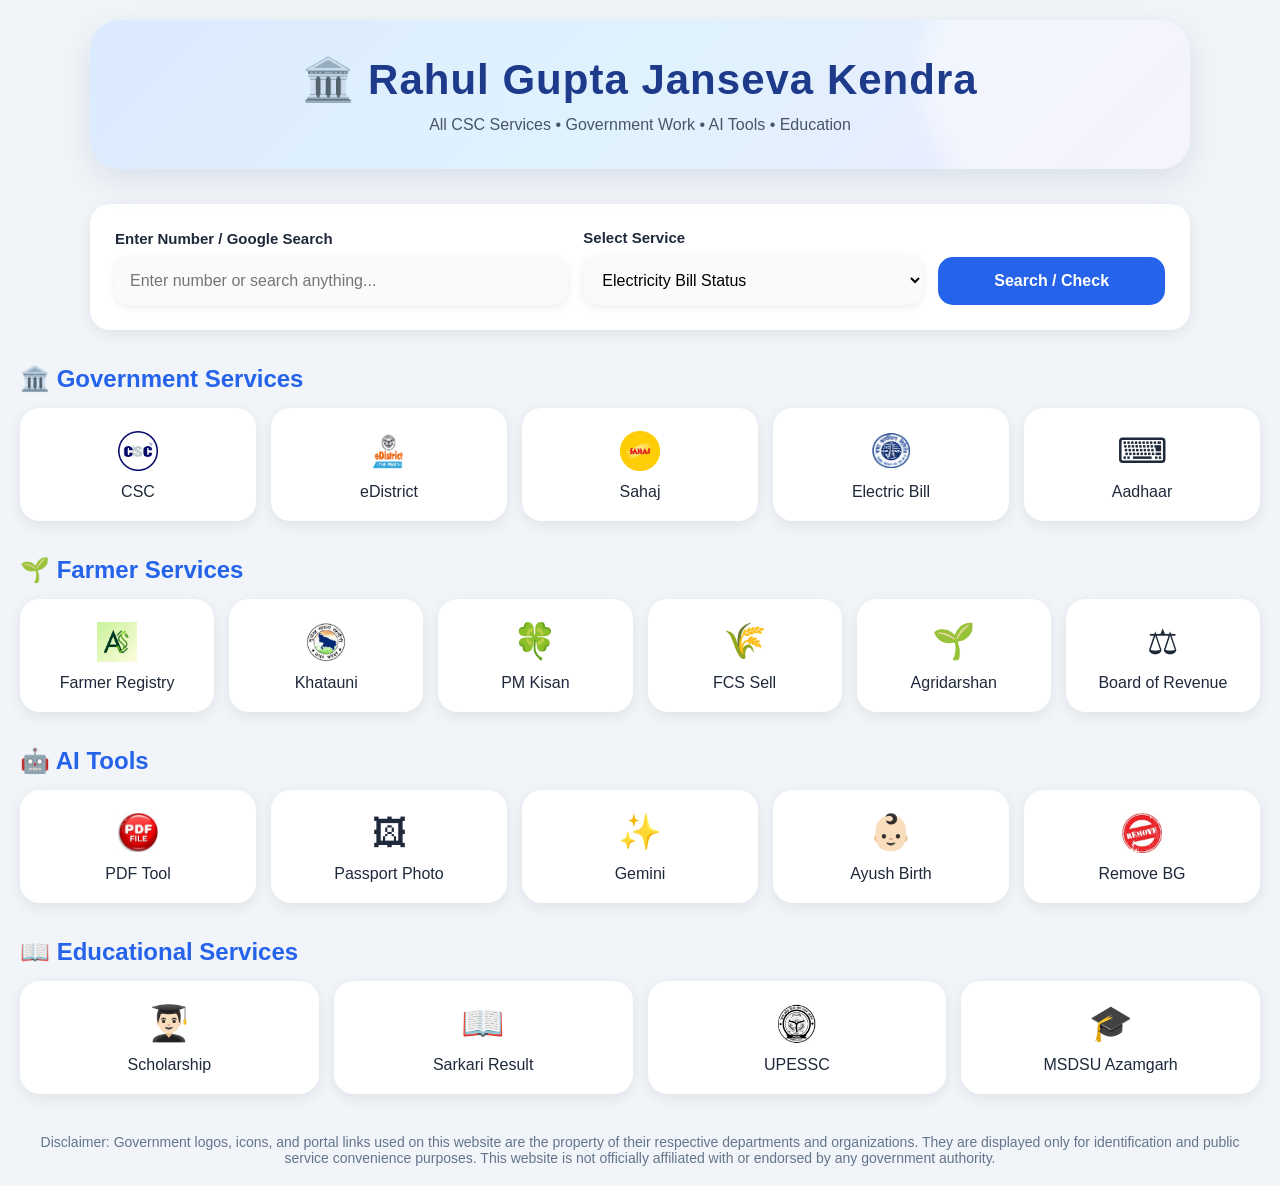
<file: index.html>
<!-- index.html -->
<!DOCTYPE html>
<html lang="hi">

<head>

<meta charset="UTF-8">
<meta name="viewport" content="width=device-width, initial-scale=1.0">

<title>Rahul Gupta Janseva Kendra</title>

<link rel="stylesheet" href="style.css">

</head>

<body>

<!-- STYLISH HEADER -->

<div class="mainHeader">

<div class="headerGlow"></div>

<h1>
🏛️ Rahul Gupta Janseva Kendra
</h1>

<p>
All CSC Services • Government Work • AI Tools • Education
</p>

</div>

<!-- STATUS CHECK -->

<div class="statusContainer">

<div class="formRow">

<div class="inputGroup">

<label for="number">
Enter Number / Google Search
</label>

<input
type="text"
id="number"
class="statusInput"
placeholder="Enter number or search anything..."
autocomplete="off"
>

</div>

<div class="selectGroup">

<label for="service">
Select Service
</label>

<select
id="service"
class="statusSelect"
>

<option value="electric">
Electricity Bill Status
</option>

<option value="edistrict">
Income / Caste / Domicile Status
</option>

<option value="varasat">
Varasat Case Status
</option>

<option value="google">
Google Search
</option>

</select>

</div>

<div class="buttonGroup">

<button
class="statusBtn"
onclick="checkStatus()"
>
Search / Check
</button>

</div>

</div>

</div>

<!-- GOVERNMENT SERVICES -->

<div class="category">

<h2>
🏛️ Government Services
</h2>

<div class="grid">

<button
class="card"
onclick="opencscModal()"
type="button"
>

<div class="icon">
<img src="images/csc.webp" alt="CSC Logo">
</div>

CSC

</button>

<a
class="card"
href="https://edistrict.up.gov.in/"
target="_blank"
rel="noopener noreferrer"
>

<div class="icon">
<img src="images/edistrict.webp" alt="Edistrict Logo">
</div>

eDistrict

</a>

<a
class="card"
href="https://retail.sahaj.co.in/web/retail/home"
target="_blank"
rel="noopener noreferrer"
>

<div class="icon">
<img src="images/sahaj.webp" alt="Sahaj Logo">
</div>

Sahaj

</a>

<a
class="card"
href="https://ewallet.uppcl.org/SSO?agencyCode=U2FsdGVkX1%2BcN8yyijeSdhX%2FJYMe%2FPH5Iyt6%2Blm7MD5B8HkZc5%2BLYnlnuBdvi8PuYDYTILg40eBSlQB7aAUXkWe0dXMGhMRHPXdYwsLOWOkIjzhZ0DRncI6oB3RsBUo7&agencyName=CSC&agentMobile=9889614246"
target="_blank"
rel="noopener noreferrer"
>

<div class="icon">
<img src="images/electric.webp" alt="Electric Logo">
</div>

Electric Bill

</a>

<button
class="card"
onclick="openAadhaarModal()"
type="button"
>

<div class="icon">
⌨
</div>

Aadhaar

</button>


</div>

</div>

<!-- FARMER SERVICES -->

<div class="category">

<h2>
🌱 Farmer Services
</h2>

<div class="grid">
<a
class="card"
href="https://upfr.agristack.gov.in/farmer-registry-up/#/"
target="_blank"
rel="noopener noreferrer"
>

<div class="icon">
<img src="images/agristac.webp" alt="Agristack Logo">
</div>

Farmer Registry

</a>

<a
class="card"
href="https://upbhulekh.gov.in/"
target="_blank"
rel="noopener noreferrer"
>

<div class="icon">
<img src="images/bhulekh.webp" alt="Bhulekh Logo">
</div>

Khatauni

</a>

<a
class="card"
href="https://pmkisan.gov.in/"
target="_blank"
rel="noopener noreferrer"
>

<div class="icon">
🍀
</div>

PM Kisan

</a>

<a
class="card"
href="https://eproc.up.gov.in/paddy2324/Uparjan/FarmerRegLogin.aspx"
target="_blank"
rel="noopener noreferrer"
>

<div class="icon">
🌾
</div>

FCS Sell

</a>

<a
class="card"
href="https://agridarshan.up.gov.in/"
target="_blank"
rel="noopener noreferrer"
>

<div class="icon">
🌱
</div>

Agridarshan

</a>

<a
class="card"
href="https://bor.up.nic.in/"
target="_blank"
rel="noopener noreferrer"
>

<div class="icon">
⚖
</div>

Board of Revenue

</a>

</div>

</div>

<!-- AI TOOLS -->

<div class="category">

<h2>
🤖 AI Tools
</h2>

<div class="grid">

<a
class="card"
href="https://online2pdf.com/"
target="_blank"
rel="noopener noreferrer"
>

<div class="icon">
<img src="images/pdf.webp" alt="PDF Logo">
</div>

PDF Tool

</a>
<a
class="card"
href="https://akprinthub.com/en/service/passport-photo"
target="_blank"
rel="noopener noreferrer"
>
<div class="icon">
🖼
</div>
Passport Photo
</a>
<a
class="card"
href="https://gemini.google.com/"
target="_blank"
rel="noopener noreferrer"
>
<div class="icon">
✨
</div>
Gemini
</a>

<a
class="card"
href="https://rahulthekma.github.io/thekma//BirthCertificateAyush/birth.html"
target="_blank"
rel="noopener noreferrer"
>

<div class="icon">
👶🏻
</div>

Ayush Birth

</a>

<a
class="card"
href="https://remove.bg/"
target="_blank"
rel="noopener noreferrer"
>

<div class="icon">
<img src="images/removebg.webp" alt="Remove BG Logo">
</div>

Remove BG

</a>

</div>

</div>

<!-- EDUCATIONAL SERVICES -->

<div class="category">

<h2>
📖 Educational Services
</h2>

<div class="grid">
<a
class="card"
href="https://rahulthekma.github.io/thekma/scholarship2026/scholarship.html"
target="_blank"
rel="noopener noreferrer"
>

<div class="icon">
👨🏻‍🎓
</div>

Scholarship

</a>
<a
class="card"
href="https://www.sarkariresult.com/"
target="_blank"
rel="noopener noreferrer"
>

<div class="icon">
📖
</div>

Sarkari Result

</a>
<a
class="card"
href="https://www.upessc.up.gov.in/"
target="_blank"
rel="noopener noreferrer"
>

<div class="icon">
<img src="images/upessc.webp" alt="UPESSC Logo">
</div>

UPESSC

</a>

<button
class="card"
onclick="openUniversityModal()"
type="button"
>

<div class="icon">
🎓
</div>

MSDSU Azamgarh

</button>

</div>

</div>

<div class="footer">
Disclaimer: Government logos, icons, and portal links used on this website are the property of their respective departments and organizations. They are displayed only for identification and public service convenience purposes. This website is not officially affiliated with or endorsed by any government authority.
</div>

<!-- UNIVERSITY MODAL -->

<div
id="universityModal"
class="modal"
>

<div class="modalContent">

<div class="modalHeader">

<h2>
🎓 Maharaja Suhel Dev University Azamgarh
</h2>

<span
class="closeBtn"
onclick="closeUniversityModal()"
>
×
</span>

</div>

<div class="modalGrid">

<a
class="modalCard"
href="https://msdsu.ac.in/"
target="_blank"
rel="noopener noreferrer"
>

<div class="icon">
🏠
</div>

Home

</a>

<a
class="modalCard"
href="https://msdsuonline.in/"
target="_blank"
rel="noopener noreferrer"
>

<div class="icon">
📝
</div>

Exam Form

</a>

<a
class="modalCard"
href="https://msduexam.co.in/"
target="_blank"
rel="noopener noreferrer"
>

<div class="icon">
📄
</div>

Results

</a>

<a
class="modalCard"
href="https://msdsu.samarth.edu.in/index.php/site/login"
target="_blank"
rel="noopener noreferrer"
>

<div class="icon">
🎫
</div>

Samarth Login

</a>

</div>

</div>

</div>

<!-- CSC MODAL -->
<div
id="cscModal"
class="modal"
>

<div class="modalContent">

<div class="modalHeader">

<h2>
💻 Common Service Centre
</h2>

<span
class="closeBtn"
onclick="closecscModal()"
>
×
</span>

</div>

<div class="modalGrid">

<a
class="modalCard"
href="https://digitalseva.csc.gov.in/"
target="_blank"
rel="noopener noreferrer"
>

<div class="icon">
<img src="images/digitalseva.webp" alt="Digital Seva Logo">
</div>

Digital Seva

</a>

<a
class="modalCard"
href="https://digipayweb.csccloud.in/"
target="_blank"
rel="noopener noreferrer"
>

<div class="icon">
<img src="images/digipay.webp" alt="Digipay Logo">
</div>

Digipay

</a>

<a
class="modalCard"
href="https://agent2.paycsc.in/"
target="_blank"
rel="noopener noreferrer"
>

<div class="icon">
<img src="images/digipay.webp" alt="Digipay Logo">
</div>

Digipay Lite

</a>

<a
class="modalCard"
href="https://egovcsc.csccloud.in/nsdl/"
target="_blank"
rel="noopener noreferrer"
>

<div class="icon">
<img src="images/pan.webp" alt="PAN Logo">
</div>

Protean PAN

</a>

</div>

</div>

</div>

	<!-- AADHAAR MODAL -->

<div
id="aadhaarModal"
class="modal"
>

<div class="modalContent">

<div class="modalHeader">

<h2>
⌨ Aadhaar Services
</h2>

<span
class="closeBtn"
onclick="closeAadhaarModal()"
>
×
</span>

</div>

<div class="modalGrid">

<a
class="modalCard"
href="https://myaadhaar.uidai.gov.in/"
target="_blank"
rel="noopener noreferrer"
>

<div class="icon">
🏠
</div>

Aadhaar Login

</a>

<a
class="modalCard"
href="https://myaadhaar.uidai.gov.in/check-aadhaar-validity/en"
target="_blank"
rel="noopener noreferrer"
>

<div class="icon">
📲
</div>

Linked Mobile

</a>

<a
class="modalCard"
href="https://myaadhaar.uidai.gov.in/CheckAadhaarStatus/en"
target="_blank"
rel="noopener noreferrer"
>

<div class="icon">
🔍
</div>

Check Status

</a>

<a
class="modalCard"
href="https://myaadhaar.uidai.gov.in/genricDownloadAadhaar/en"
target="_blank"
rel="noopener noreferrer"
>

<div class="icon">
⮟
</div>

Download Aadhaar

</a>

</div>

</div>

</div>

<script src="script.js"></script>

</body>

</html>
</file>
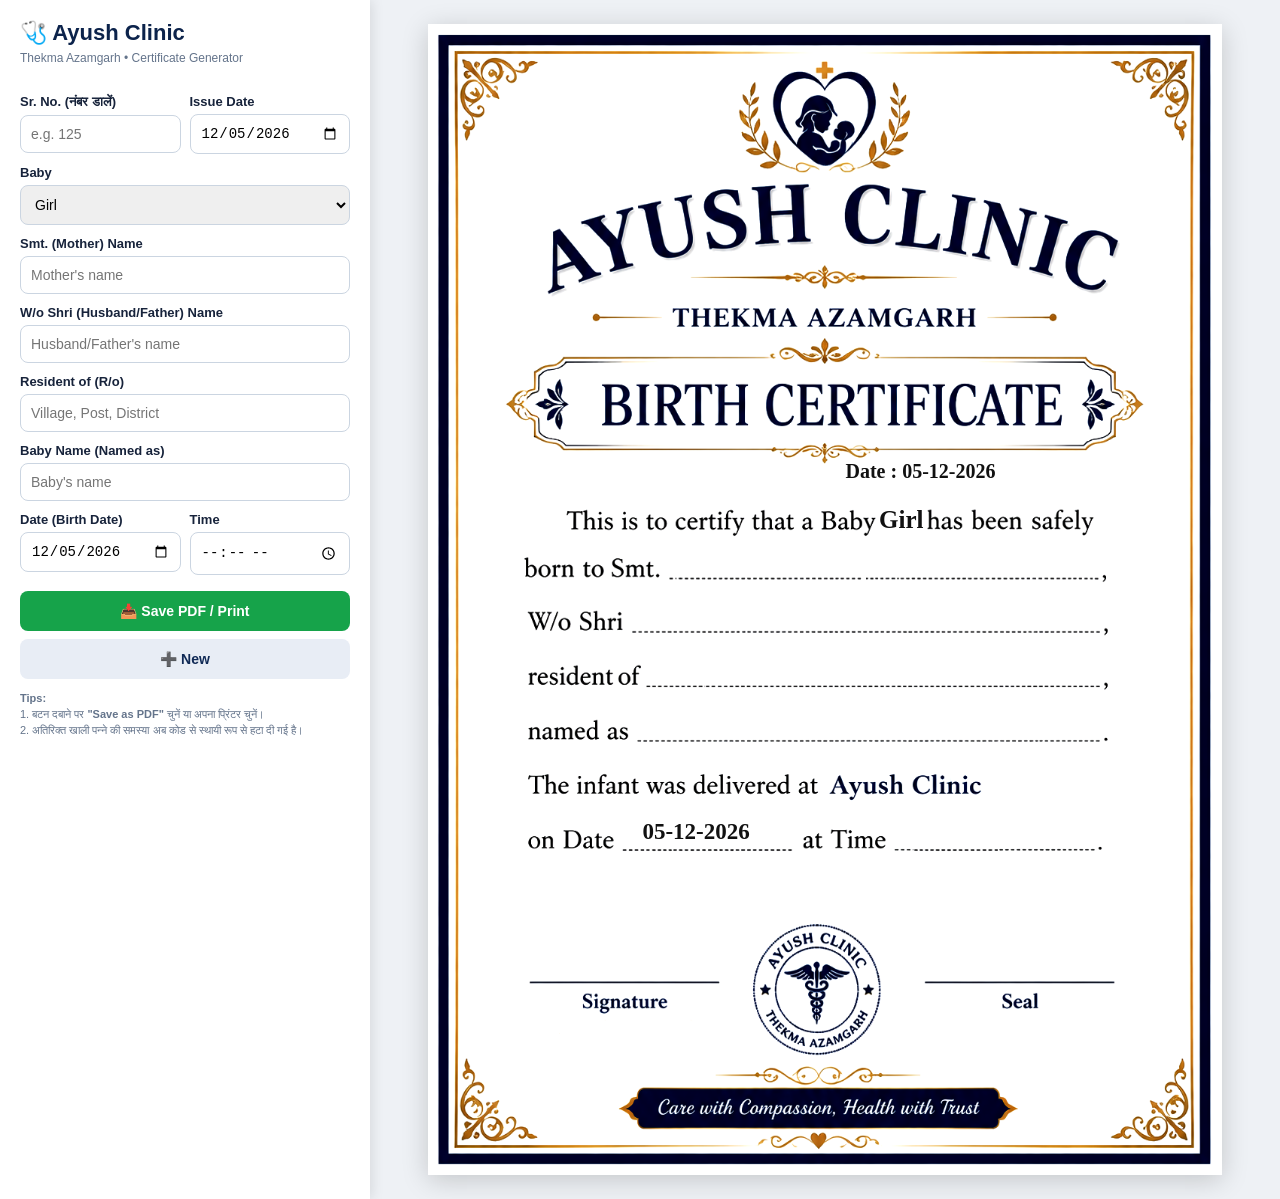
<file: BirthCertificateAyush/birth.html>
<!DOCTYPE html>
<html lang="en">
<head>
    <meta charset="UTF-8">
    <meta name="viewport" content="width=device-width,initial-scale=1.0">
    <title>Ayush Clinic - Certificate Generator</title>
    <style>
        *{box-sizing:border-box}
        body{margin:0;background:#eef1f5;font-family:Arial,sans-serif;color:#17233b}
        .app{min-height:100vh;display:grid;grid-template-columns:370px 1fr}
        .panel{background:#fff;padding:20px;box-shadow:2px 0 12px rgba(0,0,0,.10);overflow:auto}
        h1{margin:0;color:#0c234b;font-size:22px}
        .sub{font-size:12px;color:#64748b;margin:5px 0 18px}
        label{display:block;font-size:13px;font-weight:700;margin:11px 0 5px}
        input,select{width:100%;padding:10px;border:1px solid #cbd5e1;border-radius:8px;font-size:14px}
        .row{display:grid;grid-template-columns:1fr 1fr;gap:9px}
        
        /* 🎛️ बटन लेआउट */
        .buttons{display:grid;grid-template-columns:1fr;gap:8px;margin-top:16px}
        button{border:0;border-radius:8px;padding:12px;font-weight:700;cursor:pointer;font-size:14px}
        .success{background:#16a34a;color:#fff} 
        .secondary{background:#e8edf5;color:#102a56}
        
        .hint{font-size:11px;color:#64748b;line-height:1.45;margin-top:12px}
        .stage{padding:24px;display:flex;justify-content:center;align-items:flex-start;overflow:auto}
        .sheet{position:relative;width:min(794px,94vw);aspect-ratio:1024/1484;background:#fff;box-shadow:0 5px 25px rgba(0,0,0,.18);overflow:hidden}
        .bg{position:absolute;inset:0;width:100%;height:100%;object-fit:fill}
        .text{position:absolute;color:#111;font-family:"Times New Roman",serif;font-size:clamp(15px,1.8vw,20px);line-height:1;white-space:nowrap}
        
        /* 📍 सर्टिफिकेट पर शब्दों की जगह (Positions) */
        .srno-container{left:08.5%;top:38.0%;display:flex;gap:350px;font-weight:550;font-size: 20px;} 
        .gender{left:56.8%;top:42.0%;font-weight:550;font-size: 25px;}
        .mother{left:29.9%;top:46.0%;font-weight:550;font-size: 23px;}
        .father{left:25.5%;top:50.8%;font-weight:550;font-size: 23px}
        .address{left:27.0%;top:55.5%;font-size: 17px}
        .baby{left:28.0%;top:60.0%;font-weight:550;font-size: 23px}
        .date{left:27.0%;top:69.2%;font-weight:550;font-size: 23px}
        .time{left:65.0%;top:69.2%;font-weight:550;font-size: 23px}
        
        @media(max-width:850px){
            .app{grid-template-columns:1fr}
            .panel{box-shadow:none}
            .stage{padding:10px}
        }
        
        /* 🖨️ प्रिंट सेटिंग्स */
        @media print{
            html, body {
                height: 100% !important;
                margin: 0 !important;
                padding: 0 !important;
                overflow: hidden !important;
            }
            .panel{display:none !important}
            .app{display:block !important}
            .stage{padding:0 !important; margin:0 !important; overflow: hidden !important;}
            .sheet{
                width:210mm;
                height:304.6mm;
                box-shadow:none;
                margin: 0 auto !important;
                page-break-after: avoid !important;
                page-break-before: avoid !important;
                transform: scale(0.95); /* 95% स्केल */
                transform-origin: top center;
            }
            @page{size:A4 portrait; margin:0 !important;}
        }
    </style>
</head>
<body>
    <div class="app">
        <section class="panel">
            <h1>🩺 Ayush Clinic</h1>
            <div class="sub">Thekma Azamgarh • Certificate Generator</div>
            
            <div class="row">
                <div>
                    <label>Sr. No. (नंबर डालें)</label>
                    <input id="srno" placeholder="e.g. 125">
                </div>
                <div>
                    <label>Issue Date</label>
                    <input id="issueDate" type="date">
                </div>
            </div>

            <label>Baby</label>
            <select id="gender">
                <option value="Girl">Girl</option>
                <option value="Boy">Boy</option>
            </select>
            
            <label>Smt. (Mother) Name</label>
            <input id="mother" placeholder="Mother's name">
            
            <label>W/o Shri (Husband/Father) Name</label>
            <input id="father" placeholder="Husband/Father's name">
            
            <label>Resident of (R/o)</label>
            <input id="address" placeholder="Village, Post, District">
            
            <label>Baby Name (Named as)</label>
            <input id="baby" placeholder="Baby's name">
            
            <div class="row">
                <div>
                    <label>Date (Birth Date)</label>
                    <input id="date" type="date">
                </div>
                <div>
                    <label>Time</label>
                    <input id="time" type="time">
                </div>
            </div>
            
            <div class="buttons">
                <button class="success" onclick="printCertificate()">📥 Save PDF / Print</button>
                <button class="secondary" onclick="newForm()">➕ New</button>
            </div>
            
            <div class="hint">
                <strong>Tips:</strong> <br>
                1. बटन दबाने पर <strong>"Save as PDF"</strong> चुनें या अपना प्रिंटर चुनें।<br>
                2. अतिरिक्त खाली पन्ने की समस्या अब कोड से स्थायी रूप से हटा दी गई है।
            </div>
        </section>
        
        <main class="stage">
            <div class="sheet" id="certificate-sheet">
                <img class="bg" src="Img2.png" alt="Certificate template">
                
                <div class="text srno-container">
                    <span id="oSrno"></span>
                    <span id="oIssueDate"></span>
                </div>

                <div class="text gender" id="oGender">Girl</div>
                <div class="text mother" id="oMother"></div>
                <div class="text father" id="oFather"></div>
                <div class="text address" id="oAddress"></div>
                <div class="text baby" id="oBaby"></div>
                <div class="text date" id="oDate"></div>
                <div class="text time" id="oTime"></div>
            </div>
        </main>
    </div>

    <script>
        const ids = ["srno", "issueDate", "gender", "mother", "father", "address", "baby", "date", "time"];

        function v(id) {
            const el = document.getElementById(id);
            return el ? el.value.trim() : "";
        }

        function getTodayDateString() {
            const today = new Date();
            const yyyy = today.getFullYear();
            const mm = String(today.getMonth() + 1).padStart(2, '0');
            const dd = String(today.getDate()).padStart(2, '0');
            return `${yyyy}-${mm}-${dd}`;
        }

        function setDefaultDates() {
            const today = getTodayDateString();
            const elIssue = document.getElementById("issueDate");
            const elDate = document.getElementById("date");
            if(elIssue) elIssue.value = today;
            if(elDate) elDate.value = today;
        }

        function formatSrNo(val) {
            if (!val) return "";
            let birthYear = new Date().getFullYear(); 
            const birthDateValue = v("date");
            if (birthDateValue) {
                birthYear = birthDateValue.split("-")[0];
            }
            const cleanNum = val.replace(/[^0-9]/g, ""); 
            const paddedNum = cleanNum.padStart(5, "0"); 
            return "Sr. No : " + birthYear + "/" + paddedNum;
        }

        function dateText(s) {
            if (!s) return "";
            const [y, m, d] = s.split("-");
            return d + "-" + m + "-" + y;
        }

        function formatIssueDate(s) {
            if (!s) return "";
            return "Date : " + dateText(s);
        }

        function formatTime(time) {
            if (!time) return "";
            let [hours, minutes] = time.split(":");
            hours = parseInt(hours, 10);
            const ampm = hours >= 12 ? "PM" : "AM";
            hours = hours % 12 || 12;
            return String(hours).padStart(2, "0") + ":" + minutes + " " + ampm;
        }

        function update() {
            document.getElementById("oSrno").textContent = formatSrNo(v("srno"));
            document.getElementById("oIssueDate").textContent = formatIssueDate(v("issueDate"));
            document.getElementById("oGender").textContent = v("gender");
            document.getElementById("oMother").textContent = v("mother");
            document.getElementById("oFather").textContent = v("father");
            document.getElementById("oAddress").textContent = v("address");
            document.getElementById("oBaby").textContent = v("baby");
            document.getElementById("oDate").textContent = dateText(v("date"));
            document.getElementById("oTime").textContent = formatTime(v("time"));
        }

        ids.forEach(id => {
            const el = document.getElementById(id);
            if(el) {
                el.addEventListener("input", update);
                el.addEventListener("change", update);
            }
        });

        function newForm() {
            document.getElementById("gender").value = "Girl";
            ["srno", "mother", "father", "address", "baby", "time"].forEach(id => {
                const el = document.getElementById(id);
                if(el) el.value = "";
            });
            setDefaultDates(); 
            update();
        }

        function printCertificate() {
            window.print();
        }

        setDefaultDates();
        update();
    </script>
</body>
</html>
</file>
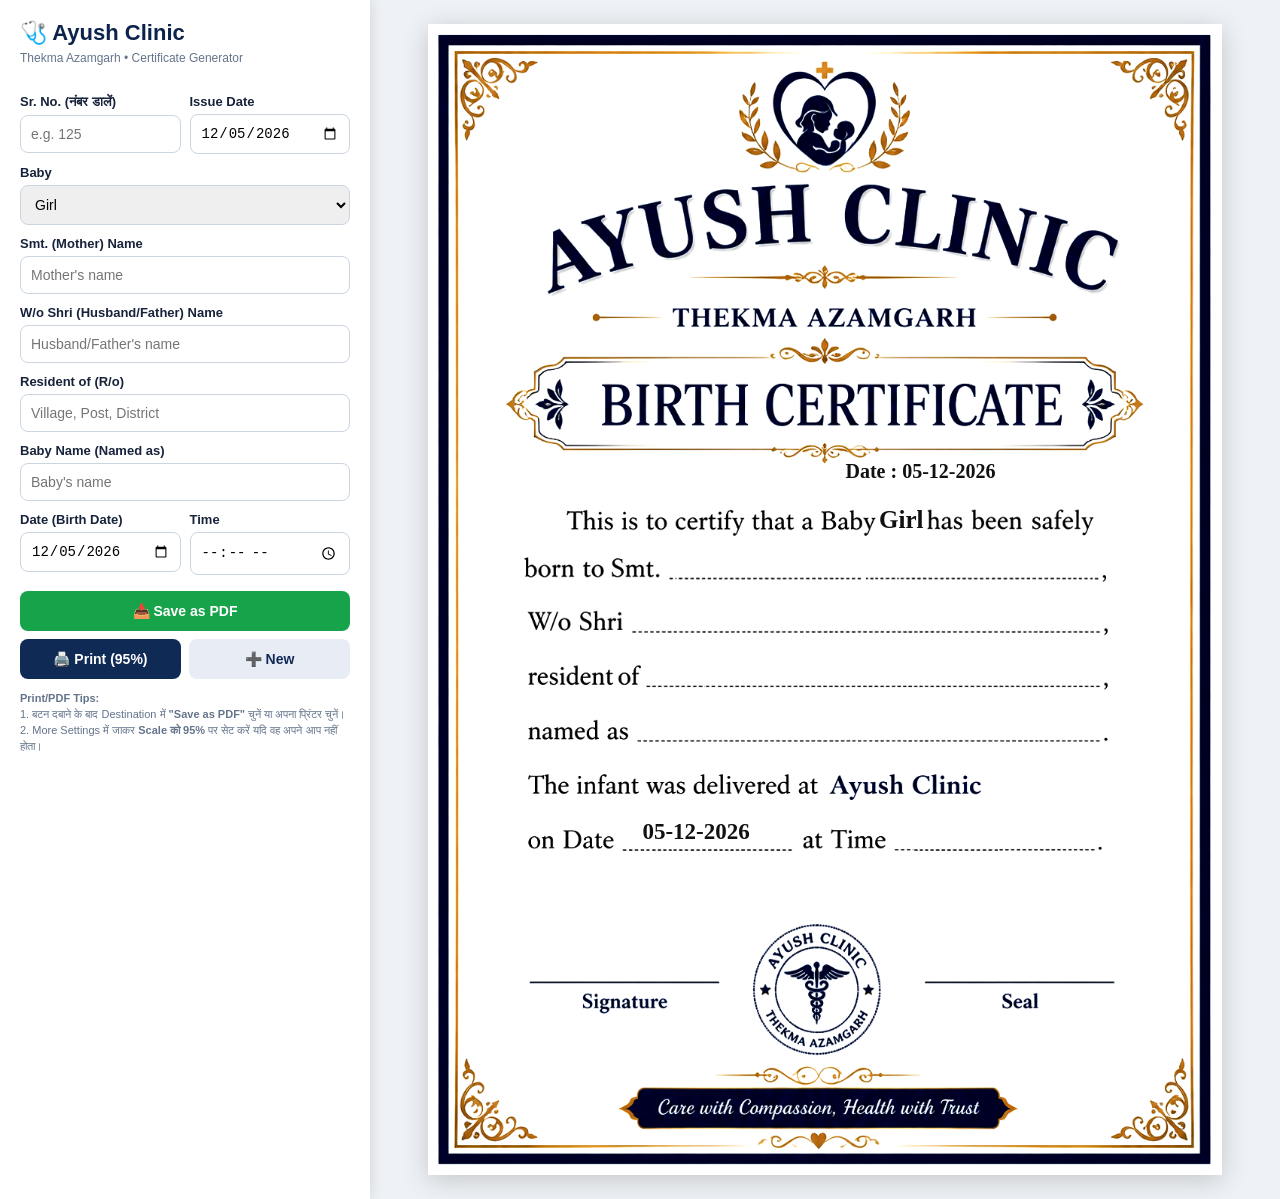
<file: images/Ayush_Clinic_Certificate/Birth Certificate.html>
<!DOCTYPE html>
<html lang="en">
<head>
    <meta charset="UTF-8">
    <meta name="viewport" content="width=device-width,initial-scale=1.0">
    <title>Ayush Clinic - Certificate Generator</title>
    <style>
        *{box-sizing:border-box}
        body{margin:0;background:#eef1f5;font-family:Arial,sans-serif;color:#17233b}
        .app{min-height:100vh;display:grid;grid-template-columns:370px 1fr}
        .panel{background:#fff;padding:20px;box-shadow:2px 0 12px rgba(0,0,0,.10);overflow:auto}
        h1{margin:0;color:#0c234b;font-size:22px}
        .sub{font-size:12px;color:#64748b;margin:5px 0 18px}
        label{display:block;font-size:13px;font-weight:700;margin:11px 0 5px}
        input,select{width:100%;padding:10px;border:1px solid #cbd5e1;border-radius:8px;font-size:14px}
        .row{display:grid;grid-template-columns:1fr 1fr;gap:9px}
        
        /* 🎛️ बटनों का सुंदर और व्यवस्थित लेआउट */
        .buttons{display:grid;grid-template-columns:1fr;gap:8px;margin-top:16px}
        .btn-row{display:grid;grid-template-columns:1fr 1fr;gap:8px}
        button{border:0;border-radius:8px;padding:12px;font-weight:700;cursor:pointer;font-size:14px}
        .primary{background:#102a56;color:#fff}
        .success{background:#16a34a;color:#fff} 
        .secondary{background:#e8edf5;color:#102a56}
        
        .hint{font-size:11px;color:#64748b;line-height:1.45;margin-top:12px}
        .stage{padding:24px;display:flex;justify-content:center;align-items:flex-start;overflow:auto}
        .sheet{position:relative;width:min(794px,94vw);aspect-ratio:1024/1484;background:#fff;box-shadow:0 5px 25px rgba(0,0,0,.18);overflow:hidden}
        .bg{position:absolute;inset:0;width:100%;height:100%;object-fit:fill}
        .text{position:absolute;color:#111;font-family:"Times New Roman",serif;font-size:clamp(15px,1.8vw,20px);line-height:1;white-space:nowrap}
        
        /* 📍 सर्टिफिकेट पर शब्दों की सही जगह (Positions) */
        .srno-container{left:08.5%;top:38.0%;display:flex;gap:350px;font-weight:550;font-size: 20px;} 
        .gender{left:56.8%;top:42.0%;font-weight:550;font-size: 25px;}
        .mother{left:29.9%;top:46.0%;font-weight:550;font-size: 23px;}
        .father{left:25.5%;top:50.8%;font-weight:550;font-size: 23px}
        .address{left:27.0%;top:55.5%;font-size: 17px}
        .baby{left:28.0%;top:60.0%;font-weight:550;font-size: 23px}
        .date{left:27.0%;top:69.2%;font-weight:550;font-size: 23px}
        .time{left:65.0%;top:69.2%;font-weight:550;font-size: 23px}
        
        @media(max-width:850px){
            .app{grid-template-columns:1fr}
            .panel{box-shadow:none}
            .stage{padding:10px}
        }
        
        /* 🖨️ प्रिंट सेटिंग्स: यहाँ 95% स्केल (Scale) फिक्स किया गया है */
        @media print{
            body{background:#fff}
            .panel{display:none}
            .app{display:block}
            .stage{padding:0}
            .sheet{
                width:210mm;
                height:304.6mm;
                box-shadow:none;
                transform: scale(0.95); /* सर्टिफिकेट को 95% पर सिकोड़ने के लिए */
                transform-origin: top center;
            }
            @page{size:A4 portrait;margin:0}
        }
    </style>
</head>
<body>
    <div class="app">
        <section class="panel">
            <h1>🩺 Ayush Clinic</h1>
            <div class="sub">Thekma Azamgarh • Certificate Generator</div>
            
            <div class="row">
                <div>
                    <label>Sr. No. (नंबर डालें)</label>
                    <input id="srno" placeholder="e.g. 125">
                </div>
                <div>
                    <label>Issue Date</label>
                    <input id="issueDate" type="date">
                </div>
            </div>

            <label>Baby</label>
            <select id="gender">
                <option value="Girl">Girl</option>
                <option value="Boy">Boy</option>
            </select>
            
            <label>Smt. (Mother) Name</label>
            <input id="mother" placeholder="Mother's name">
            
            <label>W/o Shri (Husband/Father) Name</label>
            <input id="father" placeholder="Husband/Father's name">
            
            <label>Resident of (R/o)</label>
            <input id="address" placeholder="Village, Post, District">
            
            <label>Baby Name (Named as)</label>
            <input id="baby" placeholder="Baby's name">
            
            <div class="row">
                <div>
                    <label>Date (Birth Date)</label>
                    <input id="date" type="date">
                </div>
                <div>
                    <label>Time</label>
                    <input id="time" type="time">
                </div>
            </div>
            
            <!-- 🎛️ बटन सेटिंग्स: प्रिंट और सेव पीडीएफ दोनों के लिए सुधरा हुआ सिस्टम -->
            <div class="buttons">
                <button class="success" onclick="window.print()">📥 Save as PDF</button>
                <div class="btn-row">
                    <button class="primary" onclick="window.print()">🖨️ Print (95%)</button>
                    <button class="secondary" onclick="newForm()">➕ New</button>
                </div>
            </div>
            
            <div class="hint">
                <strong>Print/PDF Tips:</strong> <br>
                1. बटन दबाने के बाद Destination में <strong>"Save as PDF"</strong> चुनें या अपना प्रिंटर चुनें।<br>
                2. More Settings में जाकर <strong>Scale को 95%</strong> पर सेट करें यदि वह अपने आप नहीं होता।
            </div>
        </section>
        
        <main class="stage">
            <div class="sheet">
                <img class="bg" src="Img2.png" alt="Certificate template">
                
                <div class="text srno-container">
                    <span id="oSrno"></span>
                    <span id="oIssueDate"></span>
                </div>

                <div class="text gender" id="oGender">Girl</div>
                <div class="text mother" id="oMother"></div>
                <div class="text father" id="oFather"></div>
                <div class="text address" id="oAddress"></div>
                <div class="text baby" id="oBaby"></div>
                <div class="text date" id="oDate"></div>
                <div class="text time" id="oTime"></div>
            </div>
        </main>
    </div>

    <script>
        const ids = ["srno", "issueDate", "gender", "mother", "father", "address", "baby", "date", "time"];

        function v(id) {
            return document.getElementById(id).value.trim();
        }

        function getTodayDateString() {
            const today = new Date();
            const yyyy = today.getFullYear();
            const mm = String(today.getMonth() + 1).padStart(2, '0');
            const dd = String(today.getDate()).padStart(2, '0');
            return `${yyyy}-${mm}-${dd}`;
        }

        function setDefaultDates() {
            const today = getTodayDateString();
            document.getElementById("issueDate").value = today;
            document.getElementById("date").value = today;
        }

        function formatSrNo(val) {
            if (!val) return "";
            let birthYear = new Date().getFullYear(); 
            const birthDateValue = v("date");
            if (birthDateValue) {
                birthYear = birthDateValue.split("-")[0];
            }
            const cleanNum = val.replace(/[^0-9]/g, ""); 
            const paddedNum = cleanNum.padStart(5, "0"); 
            return "Sr. No : " + birthYear + "/" + paddedNum;
        }

        function dateText(s) {
            if (!s) return "";
            const [y, m, d] = s.split("-");
            return d + "-" + m + "-" + y;
        }

        function formatIssueDate(s) {
            if (!s) return "";
            return "Date : " + dateText(s);
        }

        function formatTime(time) {
            if (!time) return "";
            let [hours, minutes] = time.split(":");
            hours = parseInt(hours, 10);
            const ampm = hours >= 12 ? "PM" : "AM";
            hours = hours % 12 || 12;
            return String(hours).padStart(2, "0") + ":" + minutes + " " + ampm;
        }

        function update() {
            document.getElementById("oSrno").textContent = formatSrNo(v("srno"));
            document.getElementById("oIssueDate").textContent = formatIssueDate(v("issueDate"));
            document.getElementById("oGender").textContent = v("gender");
            document.getElementById("oMother").textContent = v("mother");
            document.getElementById("oFather").textContent = v("father");
            document.getElementById("oAddress").textContent = v("address");
            document.getElementById("oBaby").textContent = v("baby");
            document.getElementById("oDate").textContent = dateText(v("date"));
            document.getElementById("oTime").textContent = formatTime(v("time"));
        }

        ids.forEach(id => {
            const el = document.getElementById(id);
            if(el) {
                el.addEventListener("input", update);
                el.addEventListener("change", update);
            }
        });

        function newForm() {
            document.getElementById("gender").value = "Girl";
            ["srno", "mother", "father", "address", "baby", "time"].forEach(id => {
                const el = document.getElementById(id);
                if(el) el.value = "";
            });
            setDefaultDates(); 
            update();
        }

        // शुरुआत में रन करें
        setDefaultDates();
        update();
    </script>
</body>
</html>
</file>
<file: style.css>
/* style.css */

*{
margin:0;
padding:0;
box-sizing:border-box;
font-family:Arial,sans-serif;
}

body{
background:#f1f5f9;
color:#1e293b;
min-height:100vh;
padding:20px;
}

.mainHeader{
position:relative;
max-width:1100px;
margin:0 auto 35px auto;
padding:35px 20px;
border-radius:30px;
text-align:center;
overflow:hidden;
background:linear-gradient(135deg,#dbeafe,#e0f2fe,#ede9fe);
box-shadow:0 10px 30px rgba(148,163,184,0.25);
}

.mainHeader h1{
font-size:42px;
margin-bottom:12px;
font-weight:700;
letter-spacing:1px;
position:relative;
z-index:2;
color:#1e3a8a;
}

.mainHeader p{
font-size:16px;
position:relative;
z-index:2;
color:#475569;
}

.headerGlow{
position:absolute;
width:350px;
height:350px;
background:rgba(255,255,255,0.45);
border-radius:50%;
top:-120px;
right:-80px;
filter:blur(10px);
animation:floatGlow 6s infinite ease-in-out;
}

@keyframes floatGlow{

0%{
transform:translateY(0px);
}

50%{
transform:translateY(20px);
}

100%{
transform:translateY(0px);
}

}

.statusContainer{
max-width:1100px;
margin:0 auto 30px auto;
background:white;
padding:25px;
border-radius:20px;
box-shadow:0 4px 15px rgba(0,0,0,0.08);
}

.formRow{
display:flex;
gap:15px;
align-items:end;
flex-wrap:wrap;
}

.inputGroup{
flex:2;
min-width:250px;
}

.selectGroup{
flex:1.5;
min-width:220px;
}

.buttonGroup{
flex:1;
min-width:180px;
}

label{
display:block;
font-weight:bold;
margin-bottom:10px;
font-size:15px;
}

.statusInput,
.statusSelect{
width:100%;
padding:15px;
border:none;
border-radius:15px;
font-size:16px;
outline:none;
background:#f8fafc;
box-shadow:0 2px 10px rgba(0,0,0,0.08);
}

.statusBtn{
width:100%;
padding:15px;
border:none;
border-radius:15px;
cursor:pointer;
font-size:16px;
background:#2563eb;
color:white;
transition:0.3s;
font-weight:bold;
}

.statusBtn:hover{
background:#1d4ed8;
}

.category{
margin-top:35px;
}

.category h2{
margin-bottom:15px;
color:#2563eb;
}

.grid{
display:grid;
grid-template-columns:repeat(auto-fit,minmax(120px,1fr));
gap:15px;
}

.card{
background:white;
padding:20px;
border-radius:20px;
text-align:center;
text-decoration:none;
color:#1e293b;
transition:0.3s;
box-shadow:0 4px 15px rgba(0,0,0,0.08);
cursor:pointer;
border:none;
width:100%;
font-size:16px;
}

.card:hover{
transform:translateY(-5px);
background:#eff6ff;
}

.icon{
font-size:35px;
margin-bottom:10px;
display:flex;
justify-content:center;
align-items:center;
height:45px;
}

.icon img{
width:40px;
height:40px;
object-fit:contain;
display:block;
margin:auto;
}

.footer{
text-align:center;
margin-top:40px;
color:#64748b;
font-size:14px;
}

.modal{
display:none;
position:fixed;
z-index:999;
left:0;
top:0;
width:100%;
height:100%;
background:rgba(0,0,0,0.5);
justify-content:center;
align-items:center;
padding:20px;
}

.modalContent{
background:white;
width:100%;
max-width:700px;
padding:25px;
border-radius:20px;
animation:popup 0.25s ease;
}

@keyframes popup{

from{
transform:scale(0.8);
opacity:0;
}

to{
transform:scale(1);
opacity:1;
}

}

.modalHeader{
display:flex;
justify-content:space-between;
align-items:center;
margin-bottom:25px;
}

.closeBtn{
font-size:35px;
cursor:pointer;
font-weight:bold;
color:#555;
}

.closeBtn:hover{
color:red;
}

.modalGrid{
display:grid;
grid-template-columns:repeat(auto-fit,minmax(140px,1fr));
gap:15px;
}

.modalCard{
background:#f8fafc;
padding:20px;
border-radius:18px;
text-align:center;
text-decoration:none;
color:#111827;
font-weight:bold;
transition:0.3s;
box-shadow:0 4px 10px rgba(0,0,0,0.08);
}

.modalCard:hover{
transform:translateY(-5px);
background:#ede9fe;
}

@media(max-width:768px){

.mainHeader{
padding:28px 15px;
border-radius:25px;
}

.mainHeader h1{
font-size:28px;
line-height:1.4;
}

.mainHeader p{
font-size:14px;
}

.formRow{
flex-direction:column;
}

.inputGroup,
.selectGroup,
.buttonGroup{
width:100%;
}

}
</file>
